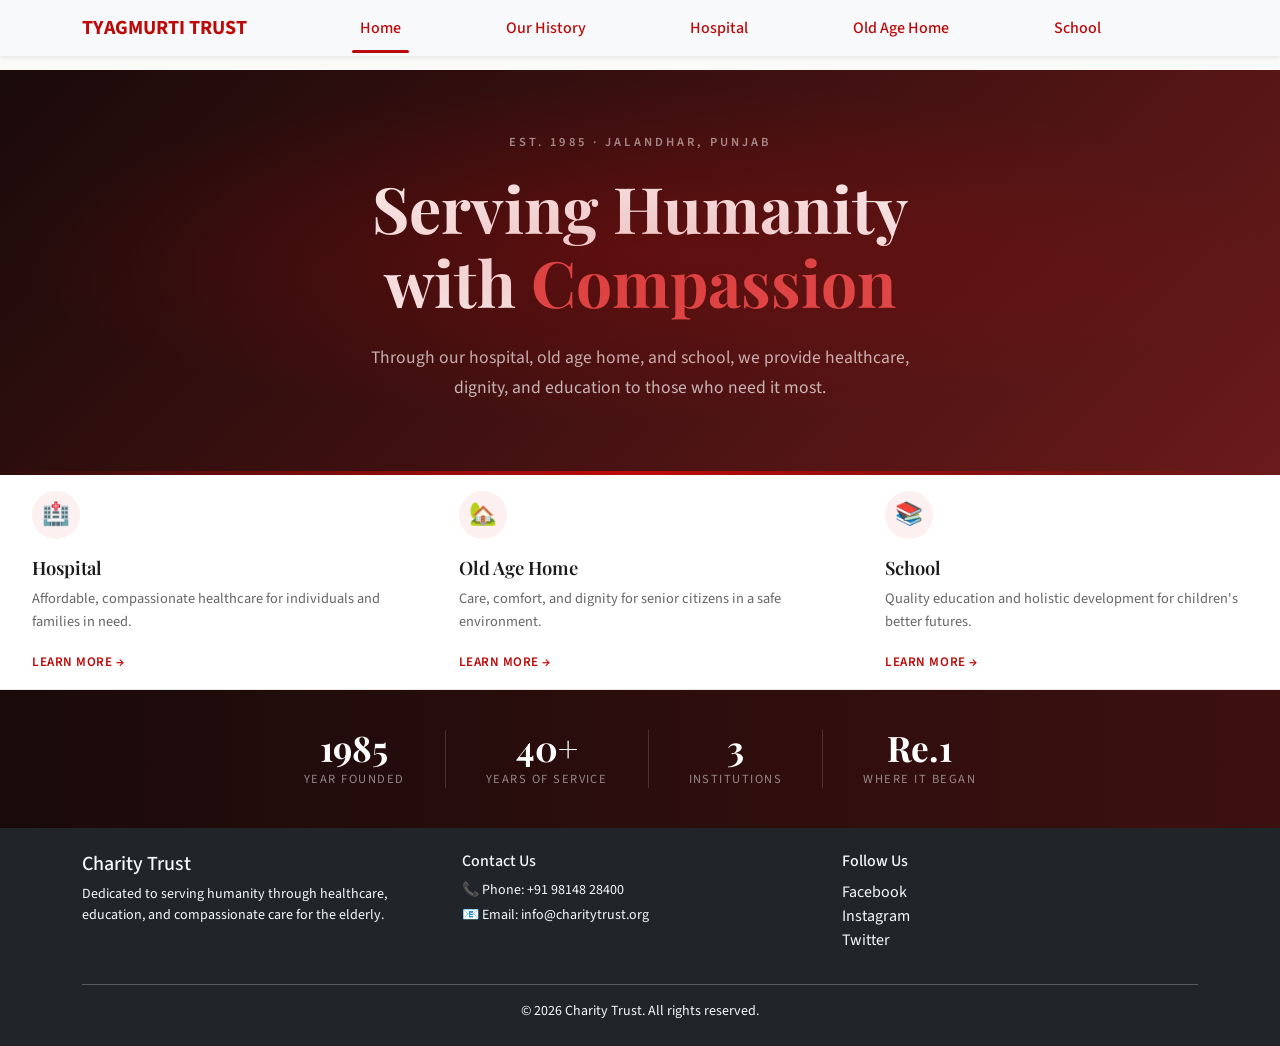
<file: index.html>
<!DOCTYPE html>
<html lang="en">
<head>
  <meta charset="UTF-8">
  <meta name="viewport" content="width=device-width, initial-scale=1">
  <title>Charitable Organisation | Tyagmurti Trust</title>

  <link href="https://cdn.jsdelivr.net/npm/bootstrap@5.3.2/dist/css/bootstrap.min.css" rel="stylesheet">
  <link rel="preconnect" href="https://fonts.googleapis.com">
  <link rel="preconnect" href="https://fonts.gstatic.com" crossorigin>
  <link href="https://fonts.googleapis.com/css2?family=Playfair+Display:wght@600;700&family=Source+Sans+3:wght@400;500;600&display=swap" rel="stylesheet">
  <link rel="stylesheet" href="css/custom.css">

  <style>
    /* ── Page-specific overrides (index only) ── */

    body {
      font-family: 'Source Sans 3', sans-serif;
      background-color: #fafaf8;
    }

    /* ── HERO ── */
    .hero {
      background: linear-gradient(135deg, #1a0a0a 0%, #3d1010 45%, #6b1a1a 100%);
      min-height: 45vh;
      display: flex;
      flex-direction: column;
      align-items: center;
      justify-content: center;
      text-align: center;
      position: relative;
      overflow: hidden;
      padding: 6rem 1.5rem 4rem;
    }

    /* Subtle radial glow behind text */
    .hero::before {
      content: '';
      position: absolute;
      inset: 0;
      background: radial-gradient(ellipse 70% 60% at 50% 45%, rgba(188,9,9,0.25) 0%, transparent 70%);
      pointer-events: none;
    }

    /* Decorative horizontal rule lines */
    .hero::after {
      content: '';
      position: absolute;
      bottom: 0;
      left: 0;
      right: 0;
      height: 4px;
      background: linear-gradient(90deg, transparent, rgb(188,9,9), transparent);
    }

    .hero-eyebrow {
      font-family: 'Source Sans 3', sans-serif;
      font-size: 0.78rem;
      font-weight: 600;
      letter-spacing: 0.25em;
      text-transform: uppercase;
      color: rgba(255,255,255,0.55);
      margin-bottom: 1.25rem;
    }

    .hero-title {
      font-family: 'Playfair Display', serif;
      font-size: clamp(2.4rem, 5vw, 4rem);
      font-weight: 700;
      color: #fff;
      line-height: 1.15;
      margin-bottom: 1.5rem;
      max-width: 700px;
    }

    .hero-title span {
      color: rgb(230, 80, 80);
    }

    .hero-subtitle {
      font-size: 1.1rem;
      color: rgba(255,255,255,0.72);
      max-width: 560px;
      line-height: 1.75;
      margin-bottom: 2.5rem;
    }

    .hero-cta {
      display: inline-block;
      background: rgb(188,9,9);
      color: #fff;
      padding: 0.85rem 2.5rem;
      border-radius: 2px;
      font-weight: 600;
      font-size: 0.95rem;
      letter-spacing: 0.05em;
      text-decoration: none;
      transition: background 0.2s, transform 0.2s;
    }

    .hero-cta:hover {
      background: rgb(210, 20, 20);
      color: #fff;
      transform: translateY(-2px);
    }

    .hero-scroll-hint {
      position: absolute;
      bottom: 1.8rem;
      left: 50%;
      transform: translateX(-50%);
      color: rgba(255,255,255,0.35);
      font-size: 0.75rem;
      letter-spacing: 0.15em;
      text-transform: uppercase;
      display: flex;
      flex-direction: column;
      align-items: center;
      gap: 0.4rem;
    }

    .hero-scroll-hint::after {
      content: '';
      display: block;
      width: 1px;
      height: 36px;
      background: linear-gradient(to bottom, rgba(255,255,255,0.4), transparent);
      animation: scrollLine 1.8s ease-in-out infinite;
    }

    @keyframes scrollLine {
      0%, 100% { opacity: 0.3; transform: scaleY(1); }
      50%       { opacity: 0.9; transform: scaleY(1.15); }
    }

    /* ── SERVICES STRIP ── */
    .services-strip {
      background: #fff;
      border-bottom: 1px solid #e8e8e4;
    }

    .service-card-link {
      text-decoration: none;
      color: inherit;
      display: block;
    }

    .service-card {
      padding: 1rem 2rem;
      border-right: 1px solid #e8e8e4;
      transition: background 0.2s;
      height: 100%;
    }

    .service-card:last-child {
      border-right: none;
    }

    .service-card:hover {
      background: #fdf5f5;
    }

    .service-icon {
      width: 48px;
      height: 48px;
      border-radius: 50%;
      background: #fdf0f0;
      display: flex;
      align-items: center;
      justify-content: center;
      margin-bottom: 1.1rem;
      font-size: 1.4rem;
    }

    .service-card h5 {
      font-family: 'Playfair Display', serif;
      font-size: 1.15rem;
      font-weight: 600;
      color: #1a1a1a;
      margin-bottom: 0.5rem;
    }

    .service-card p {
      font-size: 0.9rem;
      color: #666;
      line-height: 1.6;
      margin-bottom: 1rem;
    }

    .service-card .arrow-link {
      font-size: 0.82rem;
      font-weight: 600;
      color: rgb(188,9,9);
      letter-spacing: 0.04em;
      text-transform: uppercase;
    }

    /* ── STATS BAR ── */
    .stats-bar {
      background: linear-gradient(90deg, #1a0a0a, #3d1010);
      padding: 2.5rem 0;
    }

    .stat-item {
      text-align: center;
      padding: 0 1rem;
    }

    .stat-number {
      font-family: 'Playfair Display', serif;
      font-size: 2.2rem;
      font-weight: 700;
      color: #fff;
      line-height: 1;
    }

    .stat-label {
      font-size: 0.78rem;
      letter-spacing: 0.12em;
      text-transform: uppercase;
      color: rgba(255,255,255,0.5);
      margin-top: 0.3rem;
    }

    .stat-divider {
      width: 1px;
      background: rgba(255,255,255,0.15);
      align-self: stretch;
    }

  </style>
</head>

<body data-page="index">

  <!-- Primary navbar injected by navbar-loader.js -->
  <div id="primary-navbar-placeholder"></div>

  <!-- ── HERO ── -->
  <section class="hero">
    <p class="hero-eyebrow">Est. 1985 · Jalandhar, Punjab</p>
    <h1 class="hero-title">Serving Humanity<br>with <span>Compassion</span></h1>
    <p class="hero-subtitle">
      Through our hospital, old age home, and school, we provide healthcare,
      dignity, and education to those who need it most.
    </p>
  </section>

  <!-- ── SERVICES STRIP ── -->
  <div class="services-strip">
    <div class="container-fluid px-0">
      <div class="row g-0">

        <div class="col-md-4">
          <a href="hospital.html" class="service-card-link">
            <div class="service-card">
              <div class="service-icon">🏥</div>
              <h5>Hospital</h5>
              <p>Affordable, compassionate healthcare for individuals and families in need.</p>
              <span class="arrow-link">Learn more →</span>
            </div>
          </a>
        </div>

        <div class="col-md-4">
          <a href="old-age-home.html" class="service-card-link">
            <div class="service-card">
              <div class="service-icon">🏡</div>
              <h5>Old Age Home</h5>
              <p>Care, comfort, and dignity for senior citizens in a safe environment.</p>
              <span class="arrow-link">Learn more →</span>
            </div>
          </a>
        </div>

        <div class="col-md-4">
          <a href="school.html" class="service-card-link">
            <div class="service-card">
              <div class="service-icon">📚</div>
              <h5>School</h5>
              <p>Quality education and holistic development for children's better futures.</p>
              <span class="arrow-link">Learn more →</span>
            </div>
          </a>
        </div>

      </div>
    </div>
  </div>

  <!-- ── STATS BAR ── -->
  <div class="stats-bar">
    <div class="container">
      <div class="d-flex justify-content-center align-items-stretch flex-wrap gap-4">
        <div class="stat-item">
          <div class="stat-number">1985</div>
          <div class="stat-label">Year Founded</div>
        </div>
        <div class="stat-divider d-none d-md-block"></div>
        <div class="stat-item">
          <div class="stat-number">40+</div>
          <div class="stat-label">Years of Service</div>
        </div>
        <div class="stat-divider d-none d-md-block"></div>
        <div class="stat-item">
          <div class="stat-number">3</div>
          <div class="stat-label">Institutions</div>
        </div>
        <div class="stat-divider d-none d-md-block"></div>
        <div class="stat-item">
          <div class="stat-number">Re.1</div>
          <div class="stat-label">Where It Began</div>
        </div>
      </div>
    </div>
  </div>

  
  <!-- Footer injected by navbar-loader.js -->
  <div id="footer-placeholder"></div>

  <script src="https://cdn.jsdelivr.net/npm/bootstrap@5.3.2/dist/js/bootstrap.bundle.min.js"></script>
  <script src="js/navbar-loader.js" defer></script>
</body>
</html>
</file>
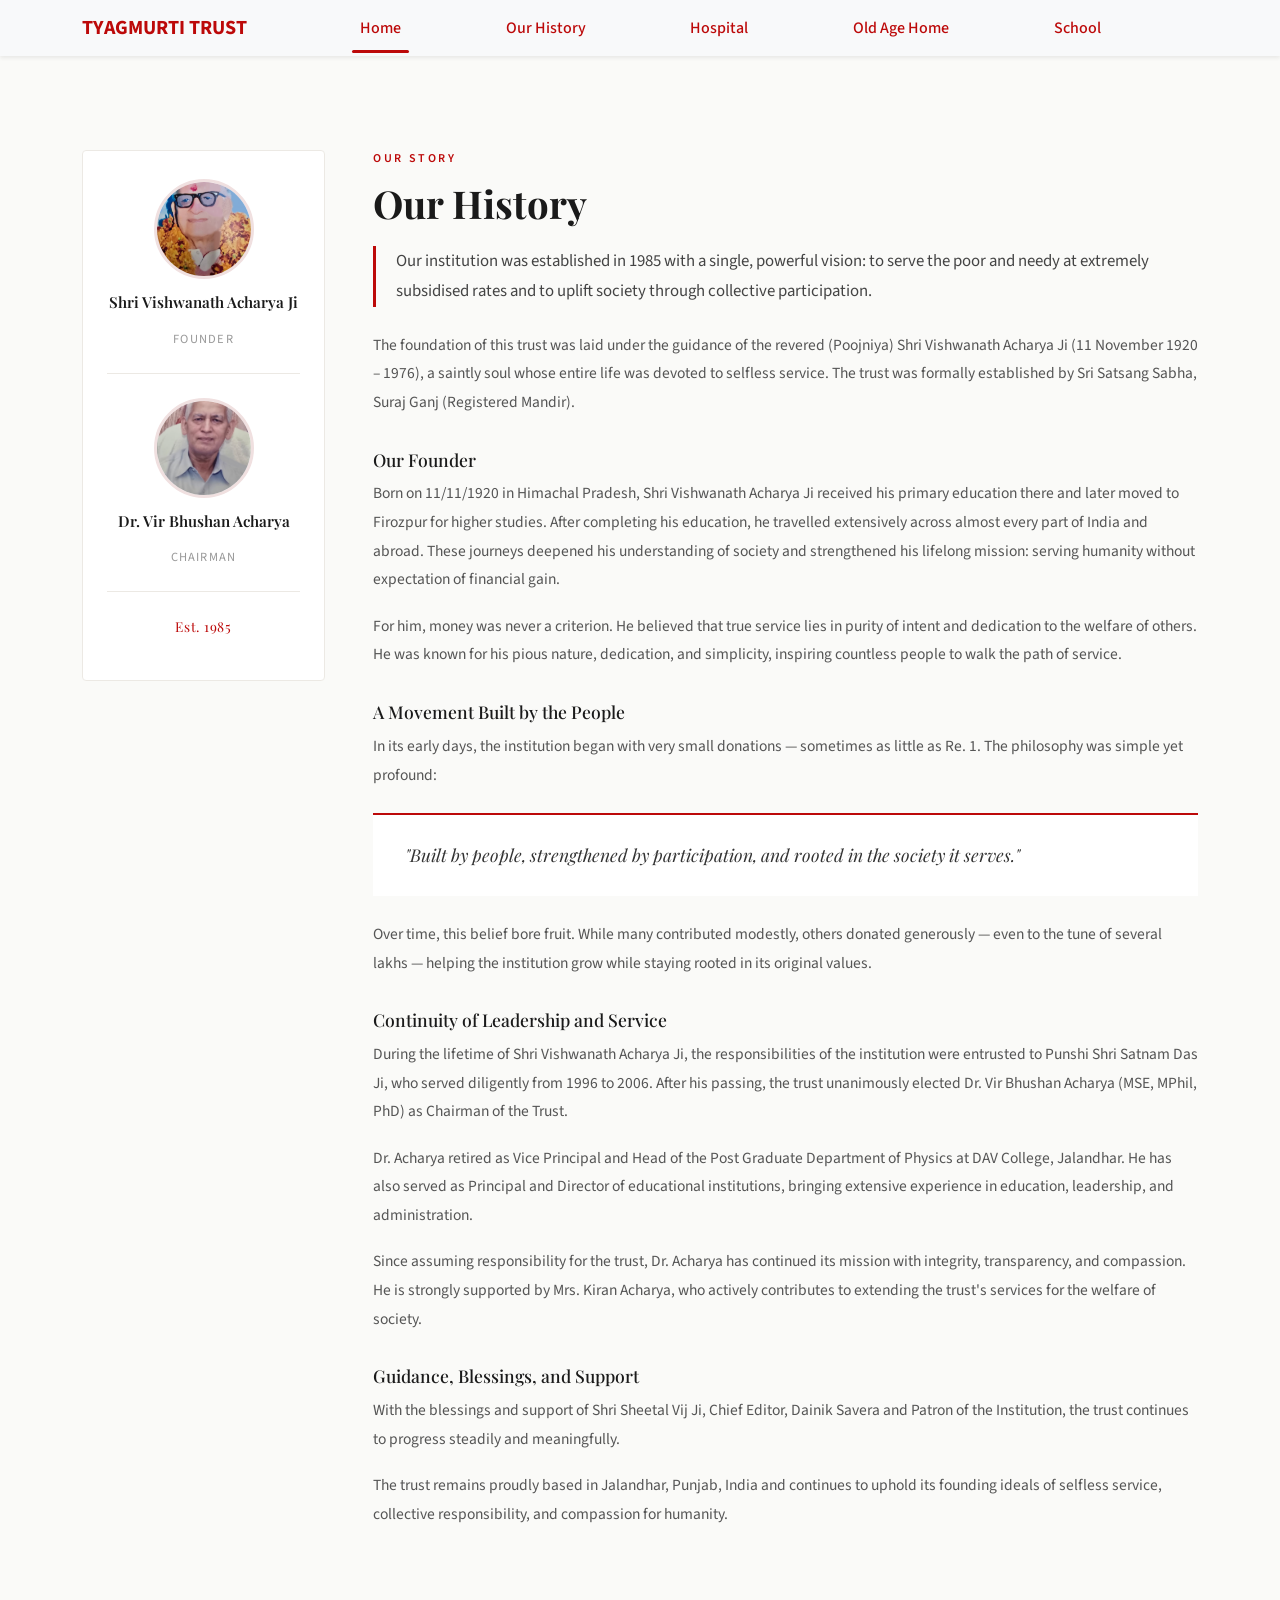
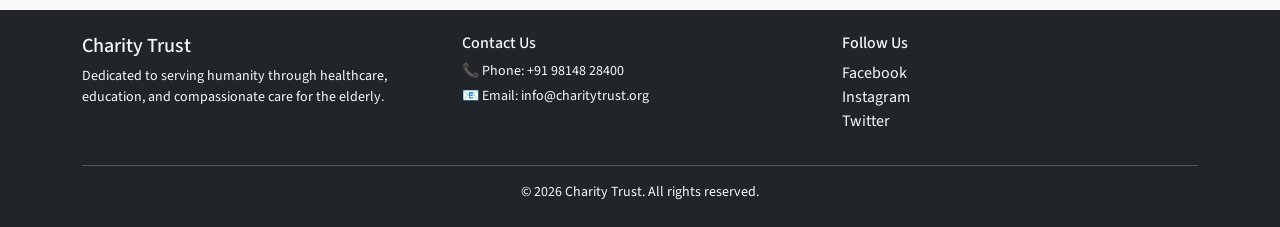
<file: history.html>
<!DOCTYPE html>
<html lang="en">
<head>
  <meta charset="UTF-8">
  <meta name="viewport" content="width=device-width, initial-scale=1">
  <title>Charitable Organisation | Tyagmurti Trust</title>

  <link href="https://cdn.jsdelivr.net/npm/bootstrap@5.3.2/dist/css/bootstrap.min.css" rel="stylesheet">
  <link rel="preconnect" href="https://fonts.googleapis.com">
  <link rel="preconnect" href="https://fonts.gstatic.com" crossorigin>
  <link href="https://fonts.googleapis.com/css2?family=Playfair+Display:wght@600;700&family=Source+Sans+3:wght@400;500;600&display=swap" rel="stylesheet">
  <link rel="stylesheet" href="css/custom.css">

  <style>
    /* ── Page-specific overrides (index only) ── */

    body {
      font-family: 'Source Sans 3', sans-serif;
      background-color: #fafaf8;
    }

    /* ── HISTORY SECTION ── */
    .history-section {
      background: #fafaf8;
      padding: 5rem 0 4rem;
    }

    .section-label {
      font-size: 0.75rem;
      font-weight: 600;
      letter-spacing: 0.22em;
      text-transform: uppercase;
      color: rgb(188,9,9);
      margin-bottom: 0.75rem;
    }

    .section-heading {
      font-family: 'Playfair Display', serif;
      font-size: clamp(1.8rem, 3vw, 2.5rem);
      font-weight: 700;
      color: #1a1a1a;
      line-height: 1.2;
      margin-bottom: 1.25rem;
    }

    .history-intro {
      font-size: 1.05rem;
      color: #444;
      line-height: 1.8;
      margin-bottom: 1.5rem;
      border-left: 3px solid rgb(188,9,9);
      padding-left: 1.25rem;
    }

    .history-body p {
      font-size: 0.97rem;
      color: #555;
      line-height: 1.85;
      margin-bottom: 1.1rem;
    }

    .history-body h5 {
      font-family: 'Playfair Display', serif;
      font-size: 1.1rem;
      color: #1a1a1a;
      margin-top: 2rem;
      margin-bottom: 0.6rem;
    }

    .blockquote-pull {
      border-left: none;
      padding: 1.5rem 2rem;
      background: #fff;
      border-top: 2px solid rgb(188,9,9);
      margin: 1.5rem 0;
    }

    .blockquote-pull p {
      font-family: 'Playfair Display', serif;
      font-size: 1.1rem !important;
      font-style: italic;
      color: #333 !important;
      margin-bottom: 0 !important;
    }

    /* Chairman cards */
    .chairman-card {
      background: #fff;
      border: 1px solid #ece9e4;
      border-radius: 4px;
      padding: 1.75rem 1.5rem;
      text-align: center;
      position: sticky;
      top: 100px;
    }

    .chairman-card img {
      width: 100px;
      height: 100px;
      object-fit: cover;
      border-radius: 50%;
      border: 3px solid #f0e0e0;
      margin-bottom: 0.75rem;
    }

    .chairman-card .name {
      font-family: 'Playfair Display', serif;
      font-size: 0.95rem;
      font-weight: 600;
      color: #1a1a1a;
    }

    .chairman-card .role {
      font-size: 0.78rem;
      color: #999;
      text-transform: uppercase;
      letter-spacing: 0.1em;
      margin-top: 0.2rem;
    }

    .chairman-divider {
      height: 1px;
      background: #ece9e4;
      margin: 1.5rem 0;
    }

    .est-badge {
      font-family: 'Playfair Display', serif;
      font-size: 0.85rem;
      color: rgb(188,9,9);
      letter-spacing: 0.05em;
    }

    /* ── DONATE BANNER ── */
    .donate-banner {
      background: rgb(188,9,9);
      padding: 4rem 0;
      text-align: center;
    }

    .donate-banner h3 {
      font-family: 'Playfair Display', serif;
      color: #fff;
      font-size: 1.9rem;
      margin-bottom: 0.75rem;
    }

    .donate-banner p {
      color: rgba(255,255,255,0.8);
      font-size: 1rem;
      margin-bottom: 1.75rem;
    }

    .btn-donate-white {
      background: #fff;
      color: rgb(188,9,9);
      font-weight: 700;
      padding: 0.85rem 2.5rem;
      border-radius: 2px;
      text-decoration: none;
      font-size: 0.95rem;
      letter-spacing: 0.05em;
      display: inline-block;
      transition: transform 0.2s, box-shadow 0.2s;
    }

    .btn-donate-white:hover {
      color: rgb(188,9,9);
      transform: translateY(-2px);
      box-shadow: 0 6px 20px rgba(0,0,0,0.2);
    }

    @media (max-width: 768px) {
      .service-card { border-right: none; border-bottom: 1px solid #e8e8e4; }
      .stat-divider { display: none; }
      .chairman-card { position: static; margin-bottom: 2rem; }
    }
  </style>
</head>

<body data-page="index">

  <!-- Primary navbar injected by navbar-loader.js -->
  <div id="primary-navbar-placeholder"></div>


  <!-- ── OUR HISTORY ── -->
  <section id="history" class="history-section">
    <div class="container">
      <div class="row g-5">

        <!-- Left: sticky chairman cards -->
        <div class="col-lg-3 d-none d-lg-block">
          <div class="chairman-card">
            <img src="images/aboutUs_images/chairman1.png" alt="Shri Vishwanath Acharya Ji">
            <p class="name">Shri Vishwanath Acharya Ji</p>
            <p class="role">Founder</p>
            <div class="chairman-divider"></div>
            <img src="images/aboutUs_images/chairman2.png" alt="Dr. Vir Bhushan Acharya">
            <p class="name">Dr. Vir Bhushan Acharya</p>
            <p class="role">Chairman</p>
            <div class="chairman-divider"></div>
            <p class="est-badge">Est. 1985</p>
          </div>
        </div>

        <!-- Right: history content -->
        <div class="col-lg-9">
          <p class="section-label">Our Story</p>
          <h2 class="section-heading">Our History</h2>

          <!-- Intro visible above the fold — prompts scrolling -->
          <p class="history-intro">
            Our institution was established in 1985 with a single, powerful vision:
            to serve the poor and needy at extremely subsidised rates and to uplift
            society through collective participation.
          </p>

          <div class="history-body">

            <p>
              The foundation of this trust was laid under the guidance of the revered
              (Poojniya) Shri Vishwanath Acharya Ji (11 November 1920 – 1976), a saintly
              soul whose entire life was devoted to selfless service. The trust was formally
              established by Sri Satsang Sabha, Suraj Ganj (Registered Mandir).
            </p>

            <h5>Our Founder</h5>
            <p>
              Born on 11/11/1920 in Himachal Pradesh, Shri Vishwanath Acharya Ji received
              his primary education there and later moved to Firozpur for higher studies.
              After completing his education, he travelled extensively across almost every
              part of India and abroad. These journeys deepened his understanding of society
              and strengthened his lifelong mission: serving humanity without expectation of
              financial gain.
            </p>
            <p>
              For him, money was never a criterion. He believed that true service lies in
              purity of intent and dedication to the welfare of others. He was known for his
              pious nature, dedication, and simplicity, inspiring countless people to walk
              the path of service.
            </p>

            <h5>A Movement Built by the People</h5>
            <p>
              In its early days, the institution began with very small donations —
              sometimes as little as Re. 1. The philosophy was simple yet profound:
            </p>

            <div class="blockquote-pull">
              <p>"Built by people, strengthened by participation,
              and rooted in the society it serves."</p>
            </div>

            <p>
              Over time, this belief bore fruit. While many contributed modestly, others
              donated generously — even to the tune of several lakhs — helping the
              institution grow while staying rooted in its original values.
            </p>

            <h5>Continuity of Leadership and Service</h5>
            <p>
              During the lifetime of Shri Vishwanath Acharya Ji, the responsibilities of
              the institution were entrusted to Punshi Shri Satnam Das Ji, who served
              diligently from 1996 to 2006. After his passing, the trust unanimously elected
              Dr. Vir Bhushan Acharya (MSE, MPhil, PhD) as Chairman of the Trust.
            </p>
            <p>
              Dr. Acharya retired as Vice Principal and Head of the Post Graduate Department
              of Physics at DAV College, Jalandhar. He has also served as Principal and
              Director of educational institutions, bringing extensive experience in
              education, leadership, and administration.
            </p>
            <p>
              Since assuming responsibility for the trust, Dr. Acharya has continued its
              mission with integrity, transparency, and compassion. He is strongly supported
              by Mrs. Kiran Acharya, who actively contributes to extending the trust's
              services for the welfare of society.
            </p>

            <h5>Guidance, Blessings, and Support</h5>
            <p>
              With the blessings and support of Shri Sheetal Vij Ji, Chief Editor, Dainik
              Savera and Patron of the Institution, the trust continues to progress steadily
              and meaningfully.
            </p>
            <p>
              The trust remains proudly based in Jalandhar, Punjab, India and continues to
              uphold its founding ideals of selfless service, collective responsibility,
              and compassion for humanity.
            </p>

          </div>
        </div>

      </div>
    </div>
  </section>


  <!-- Footer injected by navbar-loader.js -->
  <div id="footer-placeholder"></div>

  <script src="https://cdn.jsdelivr.net/npm/bootstrap@5.3.2/dist/js/bootstrap.bundle.min.js"></script>
  <script src="js/navbar-loader.js" defer></script>
</body>
</html>
</file>
<file: css/custom.css>
/* =============================================================
   custom.css — Tyagmurti Trust Website
   All styles for this project live here.
   Sections:
     1. CSS Variables & Reset
     2. Base / Body
     3. Primary Navbar
     4. Secondary Navbar
     5. Page Heading Banners
     6. Doctor Cards & Grid
     7. Gallery (Masonry)
     8. Footer
     9. Utilities / Deprecated
   ============================================================= */


/* ─────────────────────────────────────────────────────────────
   1. CSS VARIABLES & RESET
   ───────────────────────────────────────────────────────────── */
   :root {
    --brand-red:              rgb(188, 9, 9);
    --secondary-navbar-bg:    #d6d6d6;
    --secondary-navbar-hover: #c2c2c2;
    --secondary-navbar-active:#b0b0b0;
    --secondary-link-color:   #222;
  }
  
  html, body {
    height: 100%;
    margin: 0;
  }
  
  
  /* ─────────────────────────────────────────────────────────────
     2. BASE / BODY
     (Merged from style.css)
     ───────────────────────────────────────────────────────────── */
  body {
    font-family: Arial, sans-serif;
    background-color: #f5f5f5;
    display: flex;
    flex-direction: column;
  
    /* Default top padding for pages WITHOUT a secondary navbar.
       Pages with a secondary navbar override this dynamically
       via navbar-loader.js */
    padding-top: 70px;
  }
  
  footer {
    margin-top: auto;
  }
  
  /* Offset anchor scrolling so fixed navbars don't overlap headings.
     Pages with a secondary navbar override this dynamically via JS. */
  section[id] {
    scroll-margin-top: 80px;
  }
  
  
  /* ─────────────────────────────────────────────────────────────
     3. PRIMARY NAVBAR
     ───────────────────────────────────────────────────────────── */
  
  /* Underline indicator for the active page link */
  #primaryNavbar .nav-link {
    position: relative;
    font-weight: 500;
  }
  
  #primaryNavbar .nav-link.active {
    background-color: transparent !important;
  }
  
  #primaryNavbar .nav-link.active::after {
    content: "";
    position: absolute;
    left: 0;
    bottom: -5px;
    width: 100%;
    height: 3px;
    background-color: var(--brand-red);
    border-radius: 2px;
  }
  
  
  /* ─────────────────────────────────────────────────────────────
     4. SECONDARY NAVBAR
     Fixed just below the primary navbar via navbar-loader.js.
     ───────────────────────────────────────────────────────────── */
  #secondaryNavbar {
    position: fixed;
    /* `top` is set dynamically by navbar-loader.js */
    width: 100%;
    z-index: 1029; /* one below Bootstrap's fixed-top (1030) */
    background-color: var(--secondary-navbar-bg) !important;
  }
  
  #secondaryNavbar .navbar-brand,
  #secondaryNavbar .nav-link {
    color: #333;
  }
  
  /* Link states */
  .side-nav .nav-link {
    color: var(--secondary-link-color);
    padding: 0.65rem 1rem;
    border-radius: 6px;
    margin: 4px 0;
    transition: background-color 0.2s ease, color 0.2s ease;
  }
  
  .side-nav .nav-link:hover {
    background-color: var(--secondary-navbar-hover);
    color: #000;
  }
  
  .side-nav .nav-link.active {
    background-color: var(--secondary-navbar-active);
    color: #000;
    font-weight: 600;
  }
  
  
  /* ─────────────────────────────────────────────────────────────
     5. PAGE HEADING BANNERS
     Full-width hero image at the top of Hospital / OAH / School.
     ───────────────────────────────────────────────────────────── */
  
  /* Shared overlay that darkens every banner image */
  .heading-overlay {
    background: rgba(0, 0, 0, 0.45);
    width: 100%;
    height: 100%;
    display: flex;
    align-items: center;
    padding: 4rem 0;
  }
  
  /* Shared text styles used by all three banners */
  .hospital-name,
  .oah-name,
  .school-name {
    color: #ffffff;
    font-size: 2.5rem;
    font-weight: 600;
    letter-spacing: 0.5px;
    margin-bottom: 0.5rem;
  }
  
  .hospital-tagline,
  .oah-tagline,
  .school-tagline {
    color: #eaeaea;
    font-size: 1.1rem;
    font-weight: 400;
  }
  
  /* --- Hospital banner --- */
  .hospital-heading {
    background-image: url("../images/hospital_images/hospital_page_heading.png");
    background-size: cover;
    background-position: center;
    background-repeat: no-repeat;
    min-height: 300px;
    display: flex;
    align-items: center;
  }
  
  /* --- Old Age Home banner --- */
  .old-age-home-heading {
    background-image: url("../images/oah_images/oah_page_heading.png");
    background-size: cover;
    background-position: center;
    background-repeat: no-repeat;
    min-height: 300px;
    display: flex;
    align-items: center;
  }
  
  /* --- School banner --- */
  .school-heading {
    background-image: url("../images/school_images/school_page_heading.png");
    background-size: cover;
    background-position: center;
    background-repeat: no-repeat;
    min-height: 300px;
    display: flex;
    align-items: center;
  }
  
  /* Responsive: shrink banner height on small screens */
  @media (max-width: 768px) {
    .hospital-heading,
    .old-age-home-heading,
    .school-heading {
      min-height: 220px;
    }
  
    .hospital-name,
    .oah-name,
    .school-name {
      font-size: 2rem;
    }
  
    .hospital-tagline,
    .oah-tagline,
    .school-tagline {
      font-size: 1rem;
    }
  }
  
  
  /* ─────────────────────────────────────────────────────────────
     6. DOCTOR CARDS & GRID
     ───────────────────────────────────────────────────────────── */
  .doctors-row {
    display: flex;
    flex-wrap: wrap;
  }
  
  .doctor-col {
    width: 20%; /* 5 cards per row on large screens */
    padding: 12px;
  }
  
  .doctor-card img {
    height: 180px;
    object-fit: cover;
  }
  
  @media (max-width: 992px) {
    .doctor-col { width: 33.33%; } /* 3 per row */
  }
  
  @media (max-width: 576px) {
    .doctor-col { width: 50%; }    /* 2 per row */
  }
  
  
  /* ─────────────────────────────────────────────────────────────
     7. GALLERY (MASONRY LAYOUT)
     ───────────────────────────────────────────────────────────── */
  .gallery-masonry {
    column-count: 3;
    column-gap: 1.5rem;
  }
  
  .gallery-item {
    break-inside: avoid;
    margin-bottom: 1.5rem;
    position: relative;
    overflow: hidden;
  }
  
  .gallery-item img {
    width: 100%;
    display: block;
    border-radius: 4px;
  }
  
  /* Caption: hidden by default, revealed on hover (desktop only) */
  .gallery-item figcaption {
    position: absolute;
    inset: 0;
    background: rgba(0, 0, 0, 0.55);
    color: #fff;
    display: flex;
    align-items: center;
    justify-content: center;
    text-align: center;
    font-size: 0.95rem;
    opacity: 0;
    transition: opacity 0.3s ease;
    padding: 1rem;
  }
  
  @media (hover: hover) {
    .gallery-item:hover figcaption {
      opacity: 1;
    }
  }
  
  /* Mobile: single column, captions always visible below image */
  @media (max-width: 768px) {
    .gallery-masonry {
      column-count: 1;
    }
  
    .gallery-item figcaption {
      position: static;
      background: none;
      color: #333;
      opacity: 1;
      font-size: 0.9rem;
      padding: 0.5rem 0 0;
      text-align: left;
    }
  }
  
  
  /* ─────────────────────────────────────────────────────────────
     8. FOOTER
     (Bootstrap handles most footer styles; add overrides here)
     ───────────────────────────────────────────────────────────── */
  /* No custom overrides needed currently */
</file>
